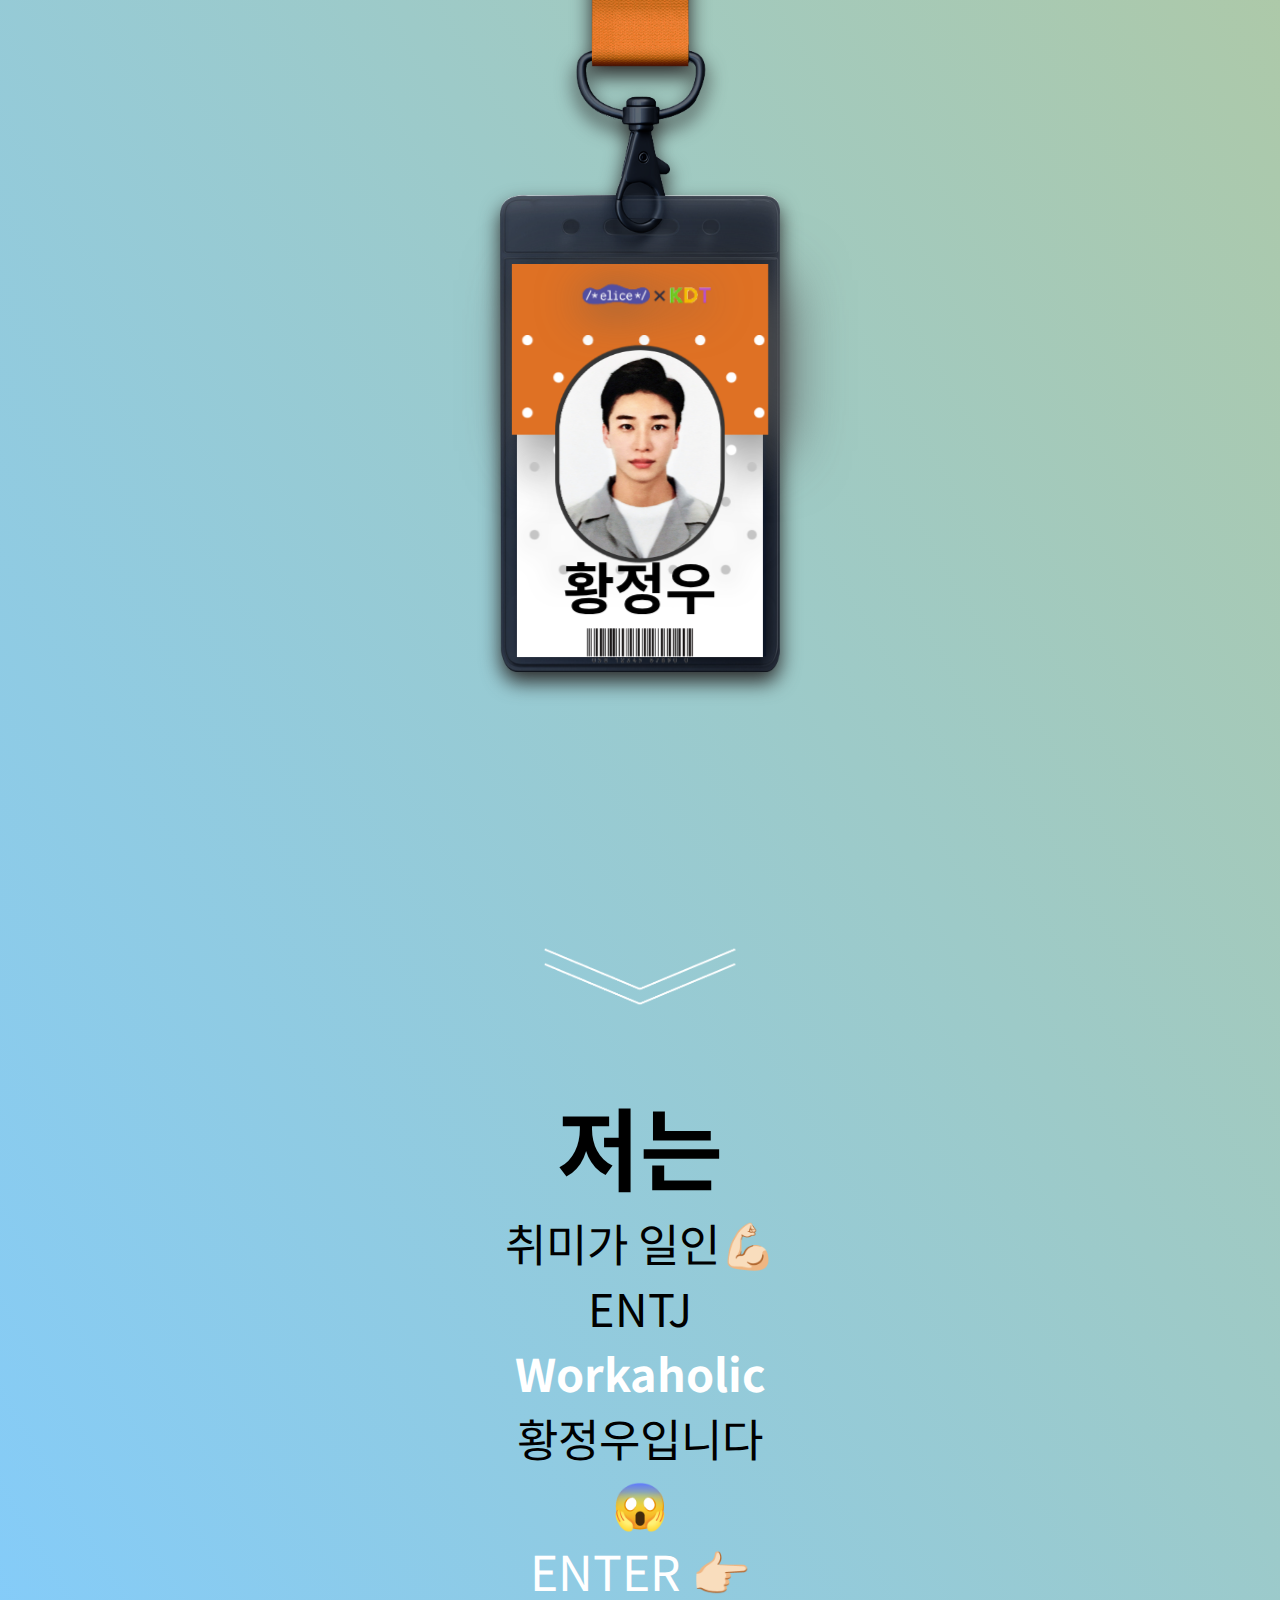
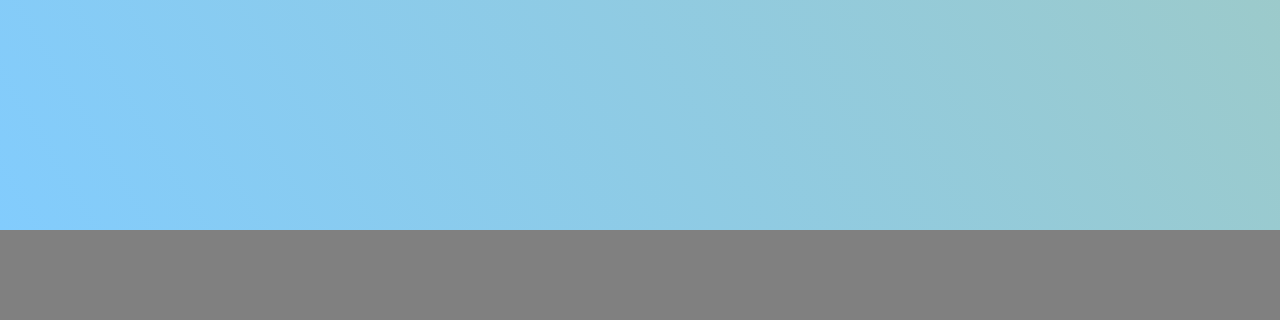
<file: public/index.html>
<!DOCTYPE html>
<html>
<head>
    <meta charset="utf-8">
    <meta name="viewport" content="width=device-width, initial-scale=1.0">
    <title>Introduce</title>
    <link rel="stylesheet" href="index.css">
</head>
<body>
    
    <header class="world">
        <section class="id-card hideme top">
            <img class="id-card-img" src="img_src/id_holder.png">
            <h1 id="my-name"><a href="mypage.html">황정우</a></h1>
            <figure class="my-photo">
                <img src="img_src/elice_KDT.png">
            </figure>
            <figure class="my-photo">
                <img src="img_src/my_pic.png">
            </figure>
            <figure class="my-photo">
                <img src="img_src/my_pic_bg.png">
            </figure>
            <figure class="my-photo">
                <img src="img_src/barcode.png">
            </figure>
            <figure class="my-photo">
                <img src="img_src/white_dot.png">
            </figure>
            <figure class="my-photo">
                <img src="img_src/gray_dot.png">
            </figure>
            <figure class="my-photo">
                <img src="img_src/orange_bg.png">
            </figure>
            <figure class="my-photo">
                <img src="img_src/white_bg.png">
            </figure>
        </section>
            <div class="go-down">
                <img src="img_src/arrow.png">
            </div>
        
    </header>
    <main class="tall">
        <section class="introduce">
            <h2>저는</h2>
            <p>취미가 일인💪🏻</p>
            <p>ENTJ</p>
            <p id="workaholic">Workaholic</p>
            <p>황정우입니다</p>
            <p id="scream">😱</p>
            <p>
                <a class="introduce" href="mypage.html">ENTER 👉🏻</a>
            </p>
        </section> 
    </main>       
    <footer>
        <div class="footer-title"></div>
    </footer>
</body>
</html>
</file>
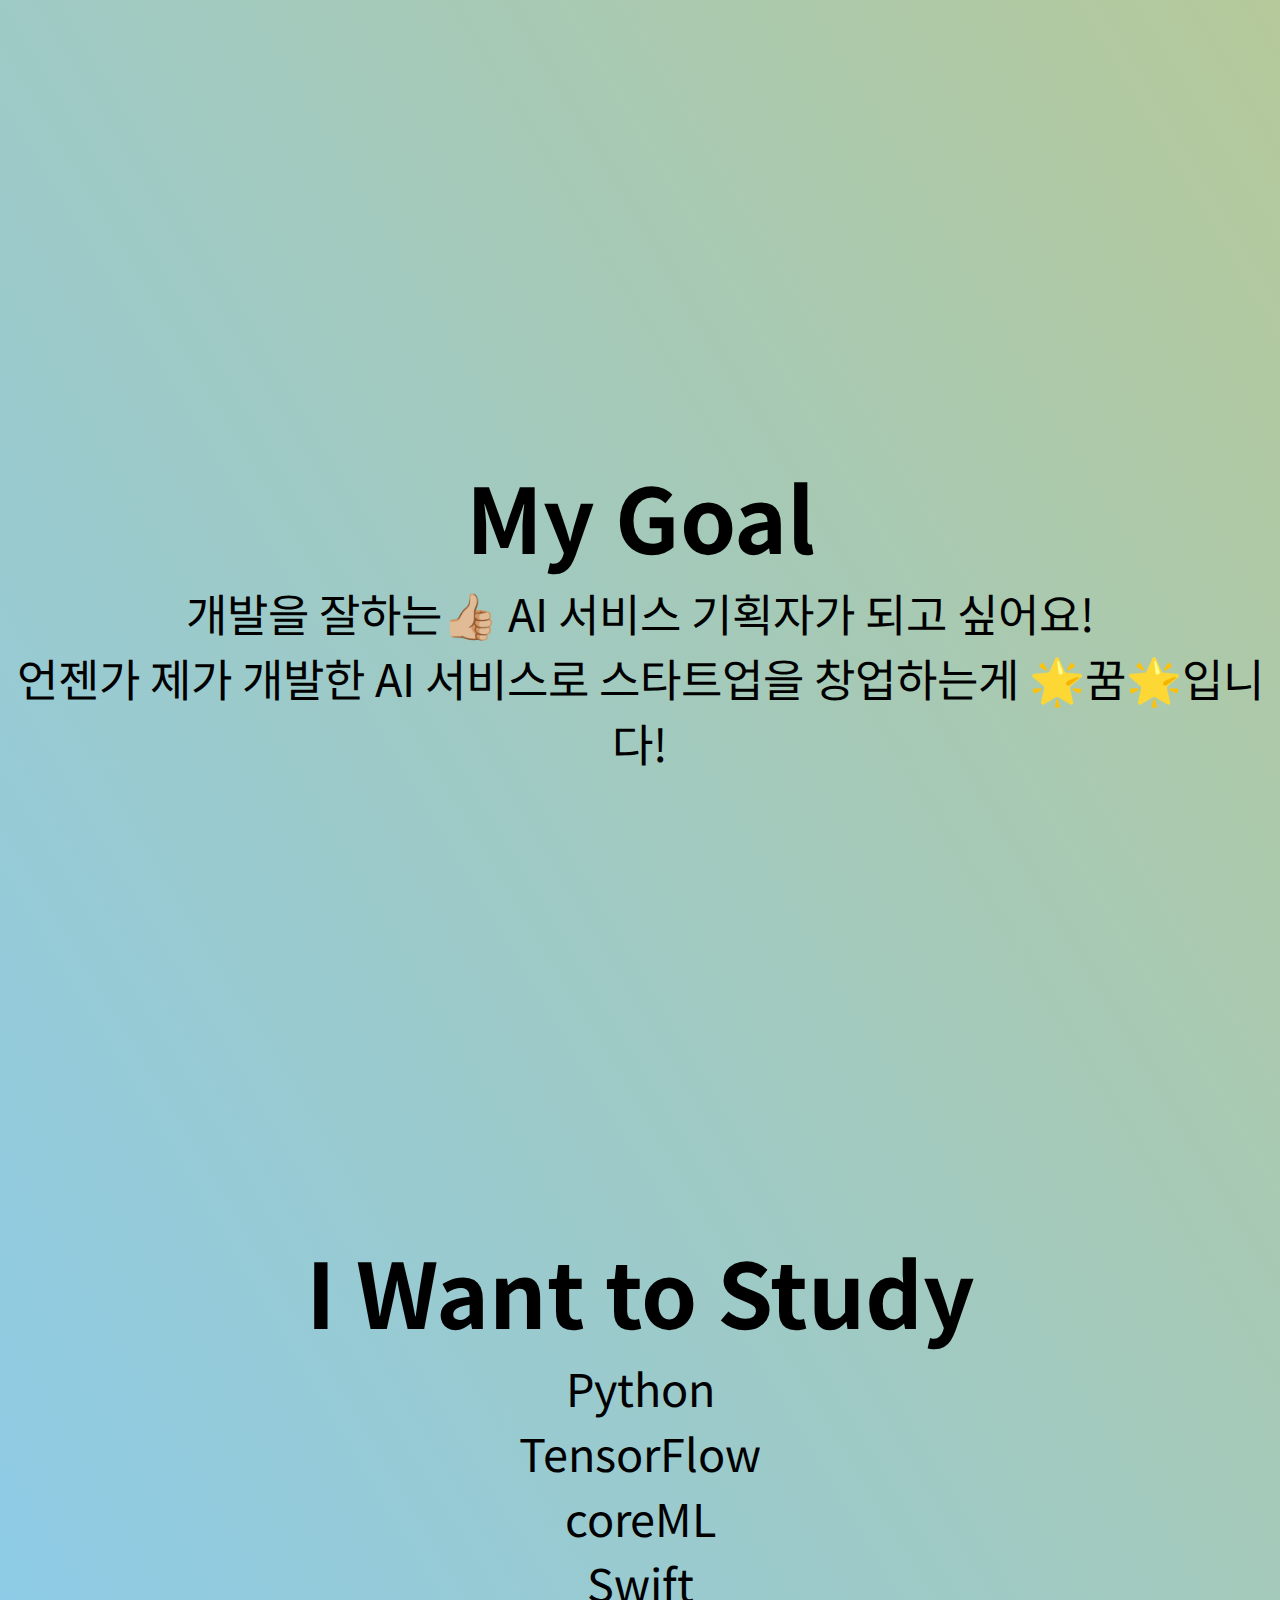
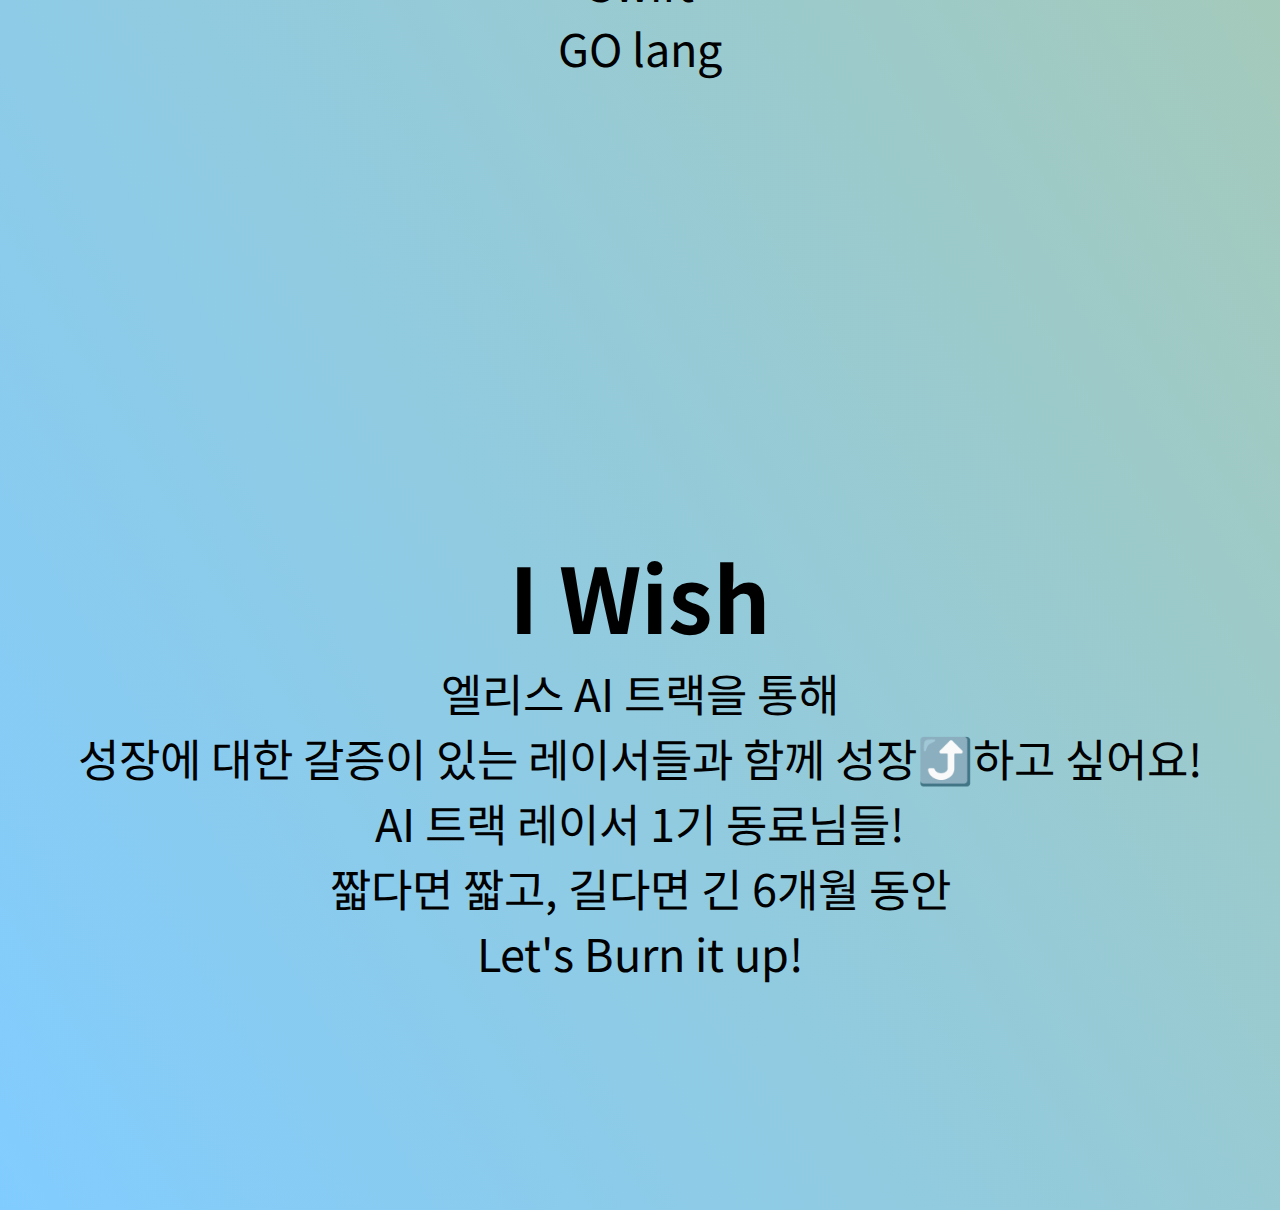
<file: public/mypage.html>
<!DOCTYPE html>
<html>
<head>
    <meta charset="utf-8">
    <meta name="viewport" content="width=device-width, initial-scale=1.0">
    <title>My Universe</title>
    <link rel="stylesheet" href="index.css">
</head>
<body>
    <div></div>
        <section class="introduce">
            <h2>My Goal</h2>
            <p>개발을 잘하는👍🏼 AI 서비스 기획자가 되고 싶어요!</p>
            <p>언젠가 제가 개발한 AI 서비스로 스타트업을 창업하는게 🌟꿈🌟입니다!</p>
        </section>
        <section class="introduce">
            <h2>I Want to Study</h2>
            <p>Python</p>
            <p>TensorFlow</p>
            <p>coreML</p>
            <p>Swift</p>
            <p>GO lang</p>
        </section>
        <section class="introduce">
            <h2>I Wish</h2>
            <p>엘리스 AI 트랙을 통해</p>
            <p>성장에 대한 갈증이 있는 레이서들과 함께 성장⤴️하고 싶어요!</p>
            <p>AI 트랙 레이서 1기 동료님들!</p>
            <p>짧다면 짧고, 길다면 긴 6개월 동안</p>
            <p>Let's Burn it up!</p>
        </section>
    </div>
</body>
</html>
</file>
<file: public/index.css>
@import url('https://fonts.googleapis.com/css2?family=Noto+Sans+KR:wght@400;900&display=swap');

* {
  margin: 0;
  padding: 0;
}

body {
  width:auto;
  min-height: 100vh;
  background: linear-gradient(239deg, #00e175, #ffc308, #81ccff);
  background-size: 1000%,1000%;
  animation: AnimationName 6s ease infinite alternate;
}

@keyframes AnimationName {
  0%{background-position:4% 0%}
  50%{background-position:97% 100%}
  100%{background-position:4% 0%}
}

.head-title {
  width: 100%;
  height: 5vh;
  background-color: white;
  text-align: center;
  font-size: 3vh;
  font-family:"Noto Sans KR", sans-serif;
  font-weight: bold;
  color: black;
}

h1 {
  position: relative;
  z-index: 11;
  width: 100%;
  height: auto;
  text-align: center;
  font-size: 13vh;
  font-family:"Noto Sans KR", sans-serif;
  font-weight: bold;
  color: black;
}

h2 {
  font-size: 10vh;
  font-family: "Noto Sans KR", sans-serif;
  font-weight: bold;
  text-align:center
}

p {
  font-size: 5vh;
  font-family: "Noto Sans KR", sans-serif;
  text-align:center
}

.world {
  display:flex;
  align-items: center;
  justify-content: center;
  width: auto;
  height: 70vh;
  perspective: 500px;
}

@media (min-width:100px) and (max-width:500px) {
  .world {
  display:flex;
  align-items: center;
  justify-content: center;
  width: auto;
  height: 40vh;
  perspective: 500px;
  }
}

.id-card {
  position: absolute;
  z-index:-1;
  width:280px;
  height:auto;
  animation: id-card-ani 2s infinite ease alternate;
  transform-style: preserve-3d;
}

@keyframes id-card-ani {
  0% {
    transform: rotateY(10deg);
  }
  100% {
    transform: rotateY(-10deg);
  }
}


.id-card-img {
  position: relative;;
  z-index:0;
  width:280px;
  height:auto;
  filter: drop-shadow(0 10px 10px rgb(44, 44, 44));
}

#my-name {
  position: absolute;
  z-index:10;
  padding-left: 15px 0;
  font-size: 10px;
  font-family:"Noto Sans KR", sans-serif;
  font-weight: bold;
  transform: translateZ(70px);
  bottom: 13%;
}

#my-name a {
  text-decoration: none;
  color: black;
}

img {
  max-width:100%;
  height:auto;
}

.my-photo {
  position:absolute;
  width:40%;
}


.my-photo:nth-of-type(1) {
  position:absolute;
  z-index:8;
  right: 28%;
  bottom: 50%;
  filter: drop-shadow(0 4px 20px rgb(85, 85, 85));
  transform: translateZ(70px);
}

.my-photo:nth-of-type(2) {
  position:absolute;
  z-index:7;
  width: 48%;
  right: 26%;
  bottom: 21.5%;
  transform: translateZ(85px);
}

.my-photo:nth-of-type(3) {
  position:absolute;
  z-index:6;
  width: 52%;
  right: 24%;
  bottom: 20%;
  transform: translateZ(70px);
}

.my-photo:nth-of-type(4) {
  position:absolute;
  z-index:5;
  right: 30%;
  bottom: 6%;
  transform: translateZ(50px);
}

.my-photo:nth-of-type(5) {
  position:absolute;
  z-index:4;
  width: 78%;
  right: 10%;
  bottom: 32%;
  transform: translateZ(50px);
}

.my-photo:nth-of-type(6) {
  position:absolute;
  z-index:3;
  width: 78%;
  right: 10%;
  bottom: 15%;
  filter: drop-shadow(0 2px 15px rgb(88, 88, 88));
  transform: translateZ(20px);
}

.my-photo:nth-of-type(7) {
  position:absolute;
  z-index:2;
  width: 88%;
  right: 6%;
  bottom: 33.5%;
  filter: drop-shadow(15px 15px 30px rgb(88, 88, 88));
  transform: translateZ(20px);
}

.my-photo:nth-of-type(8) {
  position:absolute;
  z-index:1;
  width: 88%;
  right: 6%;
  bottom: 2%;
}

.moving-space {
  margin-top: 9vw;
  width: 15%;
  height: auto;
}

.go-down {
  display: flex;
  align-items: center;
  justify-content: center;
  width: 100%;
  height: auto;
  margin-top: 120vh;
}

.go-down img {
  margin-top: 19vw;
  width: 15%;
  height: auto;
  align-items: center;
  animation : dungdung 1s ease infinite alternate;
}

@keyframes dungdung {
  0% {
    opacity: 0;
    margin-top: 0;
  }
  100% {
    opacity: 1;
    margin-top: 2vh;
  }
}

.introduce {
  margin-top: 50vh;
  margin-bottom: 25vh;
}

#workaholic {
  font-weight: bold;
  color: white;
  animation: glow 0.5s ease infinite;
}

@keyframes glow {
  0% {
    text-shadow: 0 0 1px white,
                0 0 1px white,
                0 0 1px white,
                0 0 1px white,
                0 0 5px white,
                0 0 10x white,
                0 0 12px white;

  }
  25% {
    text-shadow: 0 0 1px white,
                0 0 2px white,
                0 0 3px white,
                0 0 4px white,
                0 0 10px white,
                0 0 15x white,
                0 0 20px white;
  }
  50% {
    text-shadow: 0 0 4px white,
                0 0 5px white,
                0 0 6px white,
                0 0 10px white,
                0 0 20px white,
                0 0 40px white,
                0 0 80px white;
  }
  75% {
    text-shadow: 0 0 1px white,
                0 0 1px white,
                0 0 1px white,
                0 0 2px white,
                0 0 2px white,
                0 0 5x white,
                0 0 10px white;
  }
  100% {

  }
}

.scream {
  font-size:10vh;
}

.tall {
  width: 100%;
  height: auto;
}

a {
  color:#fff;
  height:160px;
  text-decoration: none;
  font-family: "Noto Sans KR",sans-serif;
  font-size:3rem;
 
}



.footer-title {
  width: 100%;
  height: 10vh;
  background-color: gray;
}
</file>
